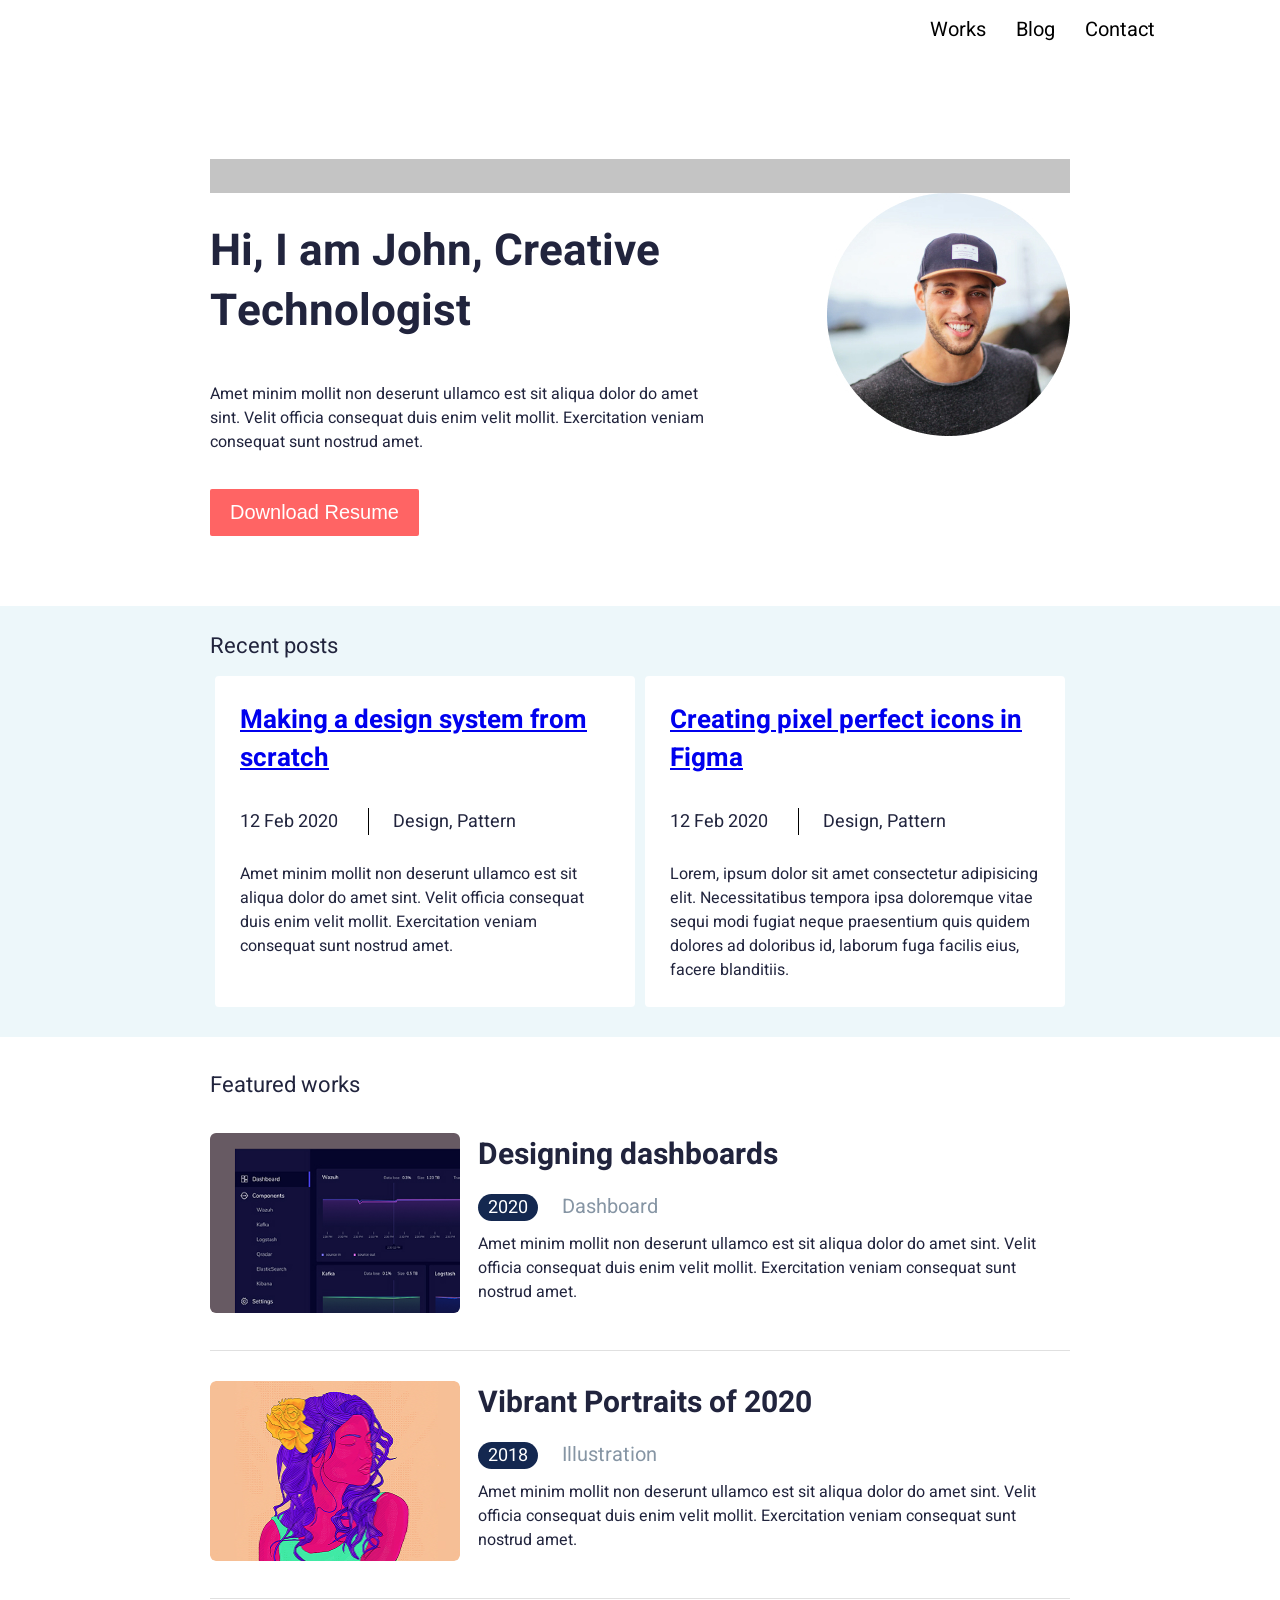
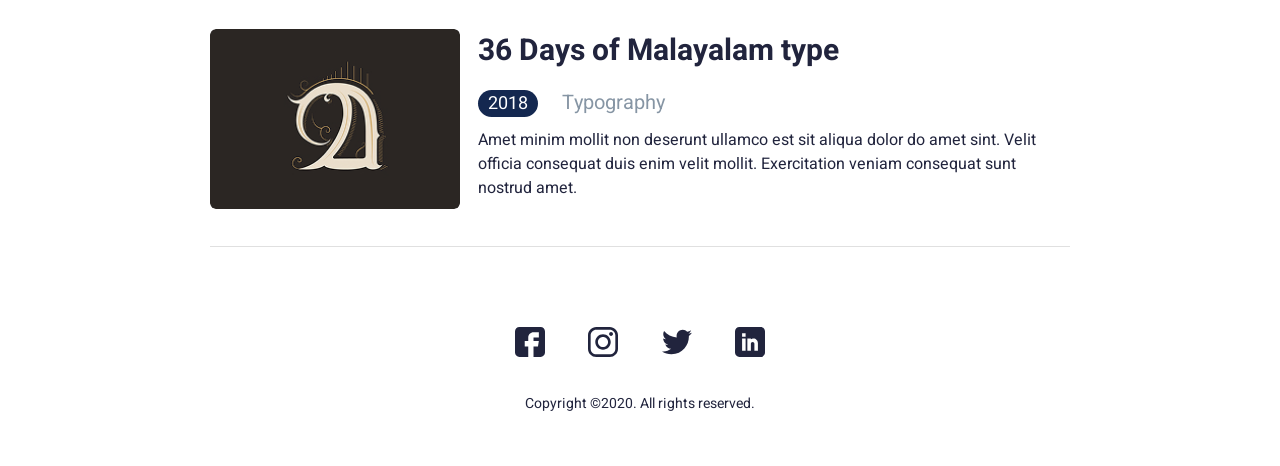
<file: index.html>
<!doctype html>
<html lang="en">
  <head>
    <meta charset="UTF-8" />
    <meta name="viewport" content="width=device-width, initial-scale=1.0" />
    <title>Main page</title>
    <link rel="preconnect" href="https://fonts.googleapis.com" />
    <link rel="preconnect" href="https://fonts.gstatic.com" crossorigin />
    <link
      href="https://fonts.googleapis.com/css2?family=Heebo:wght@100..900&display=swap"
      rel="stylesheet"
    />
    <link rel="stylesheet" href="style.css" />
  </head>
  <body>
    <header>
      <nav class="menu">
        <button class="burger"></button>
        <a href="works.html">Works</a>
        <a href="blog.html">Blog</a>
        <a href="#">Contact</a>
      </nav>
      <div class="container about-user">
        <div>
          <h1>Hi, I am John, Creative Technologist</h1>
          <p>
            Amet minim mollit non deserunt ullamco est sit aliqua dolor do amet
            sint. Velit officia consequat duis enim velit mollit. Exercitation
            veniam consequat sunt nostrud amet.
          </p>
          <button class="btn">Download Resume</button>
        </div>
        <img src="images/avatar.jpg" alt="My photo" />
      </div>
    </header>
    <section class="section-posts">
      <div class="container">
        <h2>Recent posts</h2>
        <div class="blocks-posts">
          <div class="post">
            <h4><a href="#">Making a design system from scratch</a></h4>
            <span class="date">12 Feb 2020</span>
            <span class="topic">Design, Pattern</span>
            <p>
              Amet minim mollit non deserunt ullamco est sit aliqua dolor do
              amet sint. Velit officia consequat duis enim velit mollit.
              Exercitation veniam consequat sunt nostrud amet.
            </p>
          </div>

          <!-- post -->
          <div class="post">
            <h4><a href="#">Creating pixel perfect icons in Figma</a></h4>
            <span class="date">12 Feb 2020</span>
            <span class="topic">Design, Pattern</span>
            <p>
              Lorem, ipsum dolor sit amet consectetur adipisicing elit.
              Necessitatibus tempora ipsa doloremque vitae sequi modi fugiat
              neque praesentium quis quidem dolores ad doloribus id, laborum
              fuga facilis eius, facere blanditiis.
            </p>
          </div>
        </div>
        <!-- block post -->
      </div>
      <!-- container -->
    </section>
    <section>
      <div class="container">
        <h2>Featured works</h2>
        <div class="featured-works">
          <div class="work">
            <a href="/works-pages/article-page.html">
              <img src="images/1.jpg" alt="image"
            /></a>
            <div class="description">
              <h3>
                <a href="/works-pages/article-page.html"
                  >Designing dashboards</a
                >
              </h3>
              <span class="badge">2020</span>
              <span class="topic">Dashboard</span>
              <p>
                Amet minim mollit non deserunt ullamco est sit aliqua dolor do
                amet sint. Velit officia consequat duis enim velit mollit.
                Exercitation veniam consequat sunt nostrud amet.
              </p>
            </div>
            <!-- description -->
          </div>
          <!-- work -->
          <div class="work">
            <a href="works-pages/article-page1.html">
              <img src="images/3.jpg" alt="image"
            /></a>
            <div class="description">
              <h3>
                <a href="/works-pages/article-page1.html"
                  >Vibrant Portraits of 2020</a
                >
              </h3>
              <span class="badge">2018</span>
              <span class="topic">Illustration</span>
              <p>
                Amet minim mollit non deserunt ullamco est sit aliqua dolor do
                amet sint. Velit officia consequat duis enim velit mollit.
                Exercitation veniam consequat sunt nostrud amet.
              </p>
            </div>
            <!-- description -->
          </div>
          <!-- work -->
          <div class="work">
            <a href="works-pages/article-page2.html">
              <img src="images/2.jpg" alt="image"
            /></a>
            <div class="description">
              <h3>
                <a href="/works-pages/article-page2.html"
                  >36 Days of Malayalam type</a
                >
              </h3>
              <span class="badge">2018</span>
              <span class="topic">Typography</span>
              <p>
                Amet minim mollit non deserunt ullamco est sit aliqua dolor do
                amet sint. Velit officia consequat duis enim velit mollit.
                Exercitation veniam consequat sunt nostrud amet.
              </p>
            </div>
            <!-- description -->
          </div>
          <!-- work -->
        </div>
        <!-- featured works -->
      </div>
      <!-- container -->
    </section>
    <footer>
      <div class="socials">
        <a href="https://www.facebook.com" class="icon fb"></a>
        <a href="https://www.instagram.com" class="icon inst"></a>
        <a href="https://x.com" class="icon tw"></a>
        <a href="https://www.linkedin.com" class="icon lin"></a>
      </div>
      <p>Copyright ©2020. All rights reserved.</p>
    </footer>
  </body>
</html>
</file>
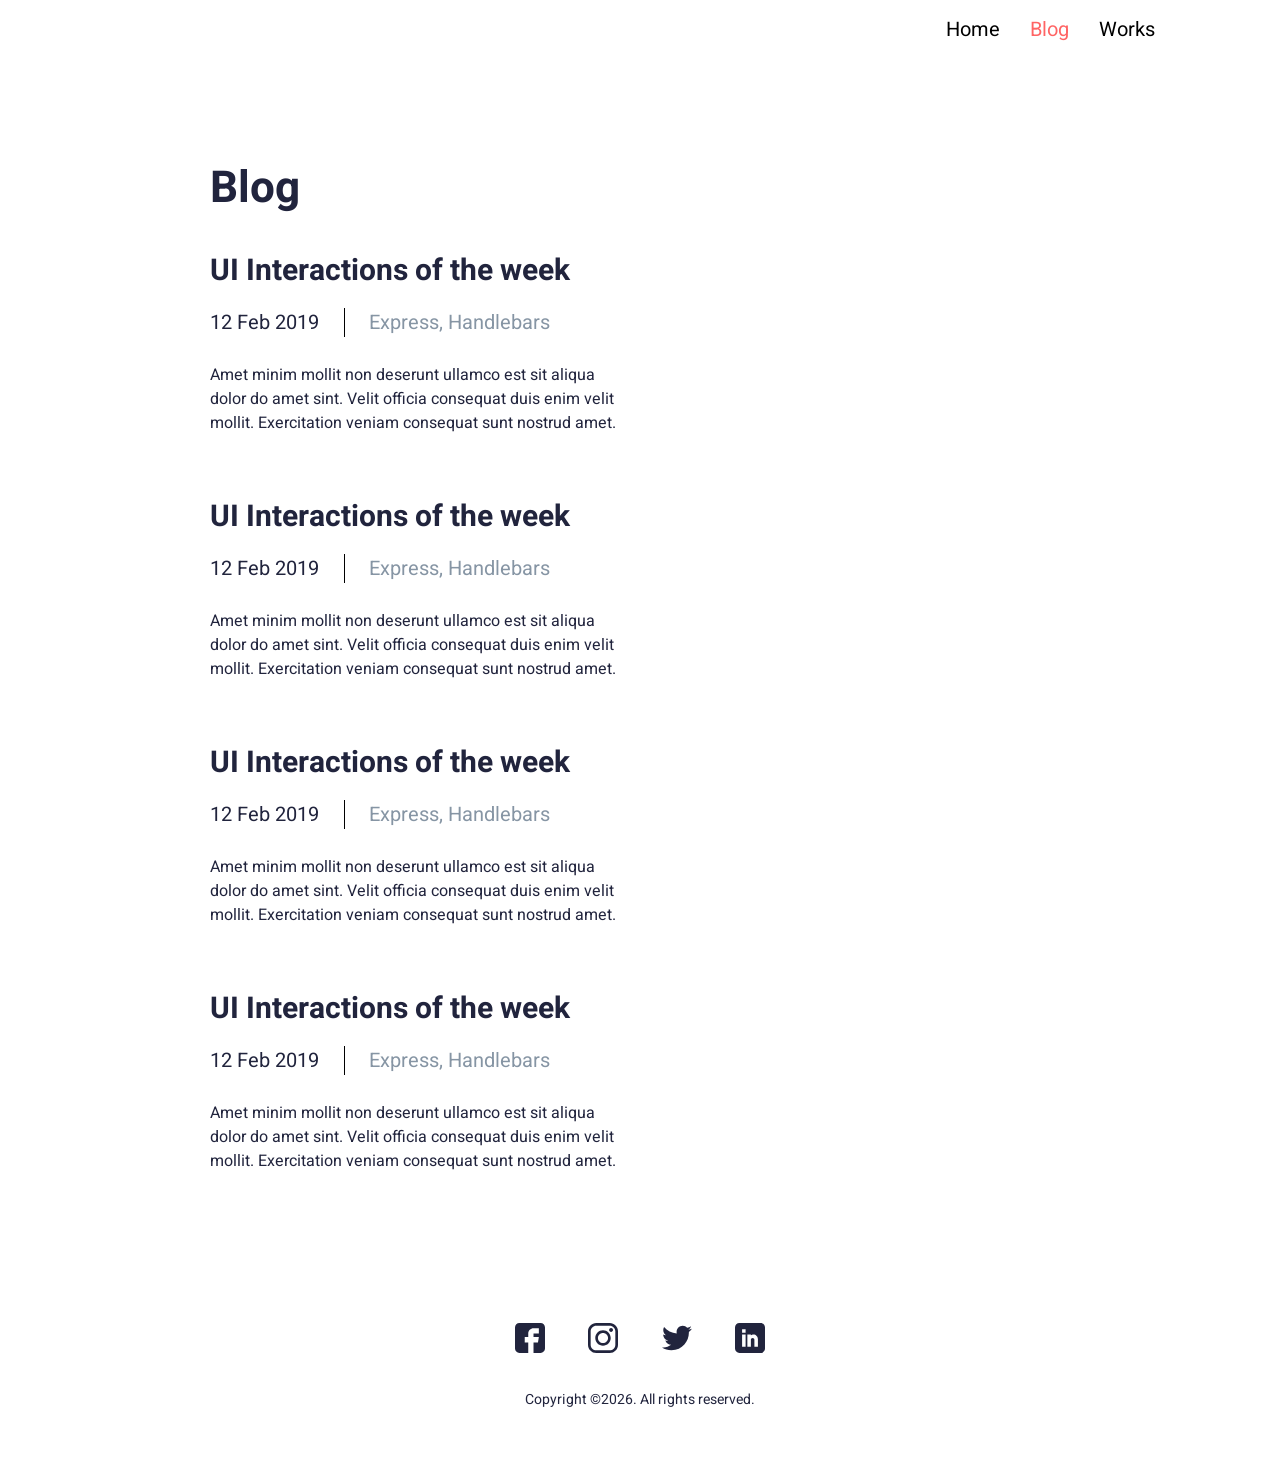
<file: blog.html>
<!doctype html>
<html lang="en">
  <head>
    <meta charset="UTF-8" />
    <meta name="viewport" content="width=device-width, initial-scale=1.0" />
    <title>Blog</title>
    <link rel="preconnect" href="https://fonts.googleapis.com" />
    <link rel="preconnect" href="https://fonts.gstatic.com" crossorigin />
    <link
      href="https://fonts.googleapis.com/css2?family=Heebo:wght@100..900&display=swap"
      rel="stylesheet"
    />
    <link rel="stylesheet" href="style.css" />
  </head>
  <body>
    <header>
      <nav class="menu">
        <button class="burger"></button>
        <a href="/">Home</a>
        <a href="/blog.html" class="active">Blog</a>
        <a href="/works.html">Works</a>
      </nav>

      <div class="container">
        <h1>Blog</h1>
        <div class="posts-container">
          <div class="post">
            <h3><a href="#">UI Interactions of the week</a></h3>
            <span class="date">12 Feb 2019</span>
            <span class="topic">Express, Handlebars</span>
            <p>
              Amet minim mollit non deserunt ullamco est sit aliqua dolor do
              amet sint. Velit officia consequat duis enim velit mollit.
              Exercitation veniam consequat sunt nostrud amet.
            </p>
          </div>
          <div class="post">
            <h3><a href="#">UI Interactions of the week</a></h3>
            <span class="date">12 Feb 2019</span>
            <span class="topic">Express, Handlebars</span>
            <p>
              Amet minim mollit non deserunt ullamco est sit aliqua dolor do
              amet sint. Velit officia consequat duis enim velit mollit.
              Exercitation veniam consequat sunt nostrud amet.
            </p>
          </div>
          <div class="post">
            <h3><a href="#">UI Interactions of the week</a></h3>
            <span class="date">12 Feb 2019</span>
            <span class="topic">Express, Handlebars</span>
            <p>
              Amet minim mollit non deserunt ullamco est sit aliqua dolor do
              amet sint. Velit officia consequat duis enim velit mollit.
              Exercitation veniam consequat sunt nostrud amet.
            </p>
          </div>
          <div class="post">
            <h3><a href="#">UI Interactions of the week</a></h3>
            <span class="date">12 Feb 2019</span>
            <span class="topic">Express, Handlebars</span>
            <p>
              Amet minim mollit non deserunt ullamco est sit aliqua dolor do
              amet sint. Velit officia consequat duis enim velit mollit.
              Exercitation veniam consequat sunt nostrud amet.
            </p>
          </div>
          <!-- post -->
        </div>
        <!-- post container -->
      </div>
      <!-- main container -->
    </header>
    <footer>
      <div class="socials">
        <a href="https://www.facebook.com" class="icon fb"></a>
        <a href="https://www.instagram.com" class="icon inst"></a>
        <a href="https://x.com" class="icon tw"></a>
        <a href="https://www.linkedin.com" class="icon lin"></a>
      </div>
      <p>Copyright ©2026. All rights reserved.</p>
    </footer>
  </body>
</html>
</file>
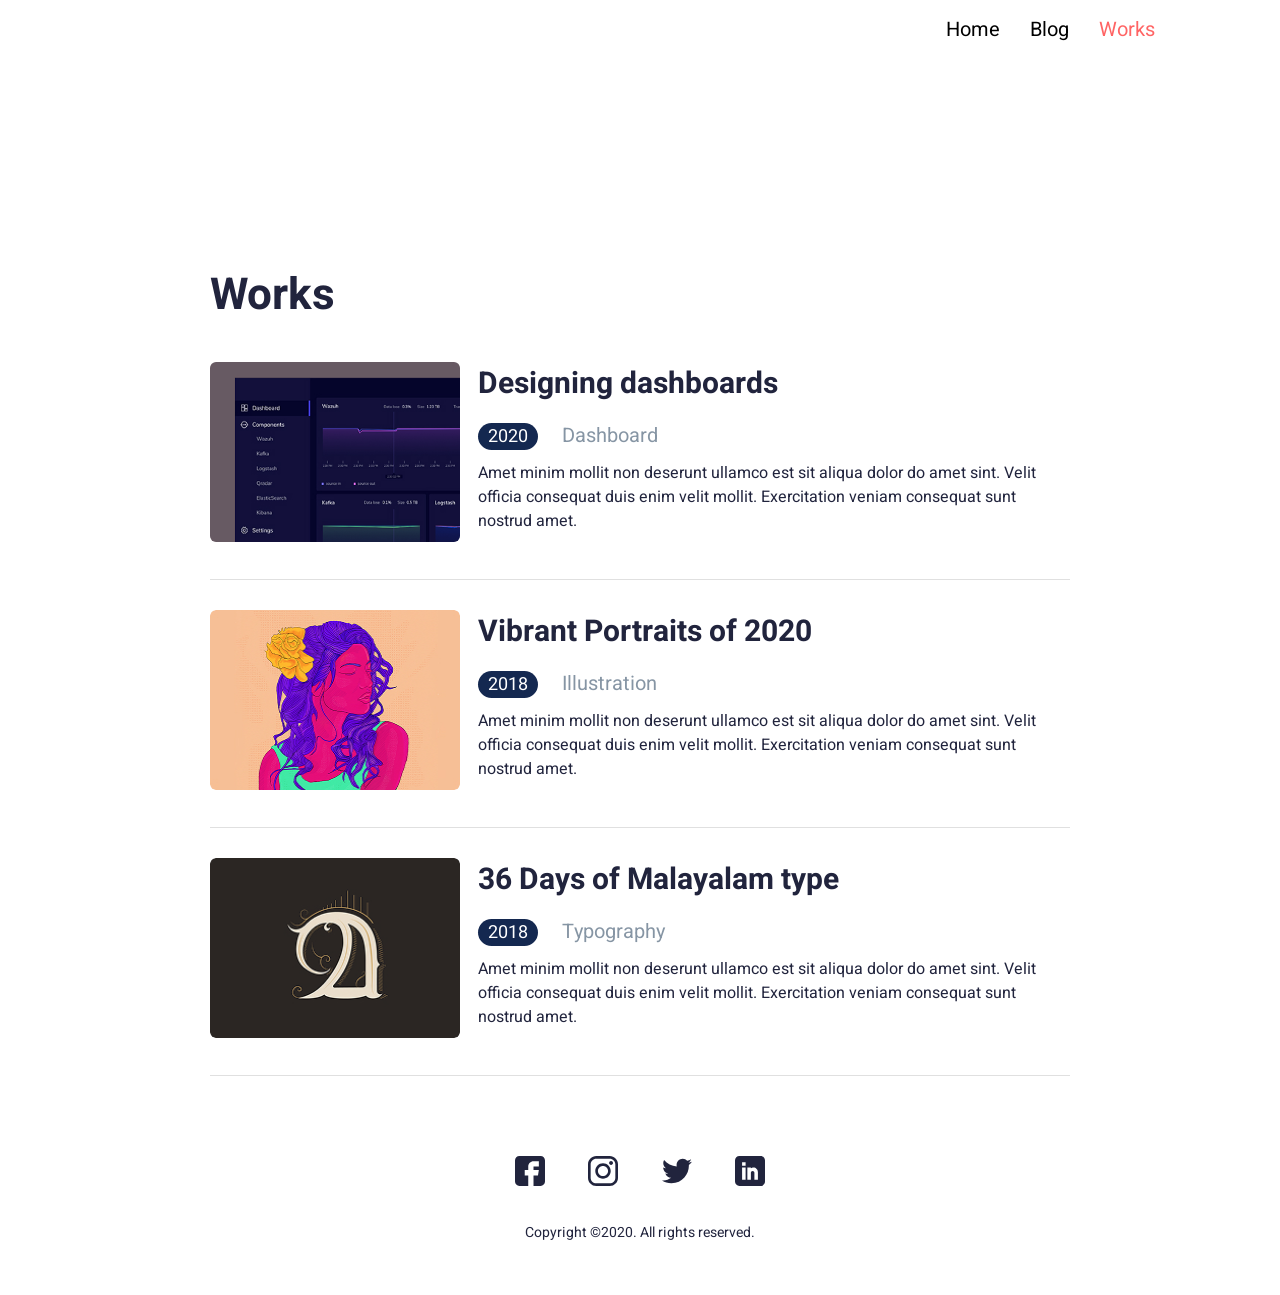
<file: works.html>
<!doctype html>
<html lang="en">
  <head>
    <meta charset="UTF-8" />
    <meta name="viewport" content="width=device-width, initial-scale=1.0" />
    <title>Main page</title>
    <link rel="preconnect" href="https://fonts.googleapis.com" />
    <link rel="preconnect" href="https://fonts.gstatic.com" crossorigin />
    <link
      href="https://fonts.googleapis.com/css2?family=Heebo:wght@100..900&display=swap"
      rel="stylesheet"
    />
    <link rel="stylesheet" href="style.css" />
  </head>
  <body>
    <header>
      <nav class="menu">
        <button class="burger"></button>
        <a href="/">Home</a>
        <a href="blog.html">Blog</a>
        <a href="/works.html" class="active">Works</a>
      </nav>
    </header>
    <section class="works-page">
      <div class="container">
        <h1>Works</h1>
        <div class="featured-works">
          <div class="work">
            <a href="/works-pages/article-page.html">
              <img src="images/1.jpg" alt="image"
            /></a>
            <div class="description">
              <h3>
                <a href="/works-pages/article-page.html"
                  >Designing dashboards</a
                >
              </h3>
              <span class="badge">2020</span>
              <span class="topic">Dashboard</span>
              <p>
                Amet minim mollit non deserunt ullamco est sit aliqua dolor do
                amet sint. Velit officia consequat duis enim velit mollit.
                Exercitation veniam consequat sunt nostrud amet.
              </p>
            </div>
            <!-- description -->
          </div>
          <!-- work -->
          <div class="work">
            <a href="/works-pages/article-page1.html">
              <img src="images/3.jpg" alt="image"
            /></a>
            <div class="description">
              <h3>
                <a href="/works-pages/article-page1.html"
                  >Vibrant Portraits of 2020</a
                >
              </h3>
              <span class="badge">2018</span>
              <span class="topic">Illustration</span>
              <p>
                Amet minim mollit non deserunt ullamco est sit aliqua dolor do
                amet sint. Velit officia consequat duis enim velit mollit.
                Exercitation veniam consequat sunt nostrud amet.
              </p>
            </div>
            <!-- description -->
          </div>
          <!-- work -->
          <div class="work">
            <a href="/works-pages/article-page2.html">
              <img src="images/2.jpg" alt="image"
            /></a>
            <div class="description">
              <h3>
                <a href="/works-pages/article-page2.html"
                  >36 Days of Malayalam type</a
                >
              </h3>
              <span class="badge">2018</span>
              <span class="topic">Typography</span>
              <p>
                Amet minim mollit non deserunt ullamco est sit aliqua dolor do
                amet sint. Velit officia consequat duis enim velit mollit.
                Exercitation veniam consequat sunt nostrud amet.
              </p>
            </div>
            <!-- description -->
          </div>
          <!-- work -->
        </div>
        <!-- featured works -->
      </div>
      <!-- container -->
    </section>
    <footer>
      <div class="socials">
        <a href="https://www.facebook.com" class="icon fb"></a>
        <a href="https://www.instagram.com" class="icon inst"></a>
        <a href="https://x.com" class="icon tw"></a>
        <a href="https://www.linkedin.com" class="icon lin"></a>
      </div>
      <p>Copyright ©2020. All rights reserved.</p>
    </footer>
  </body>
</html>
</file>
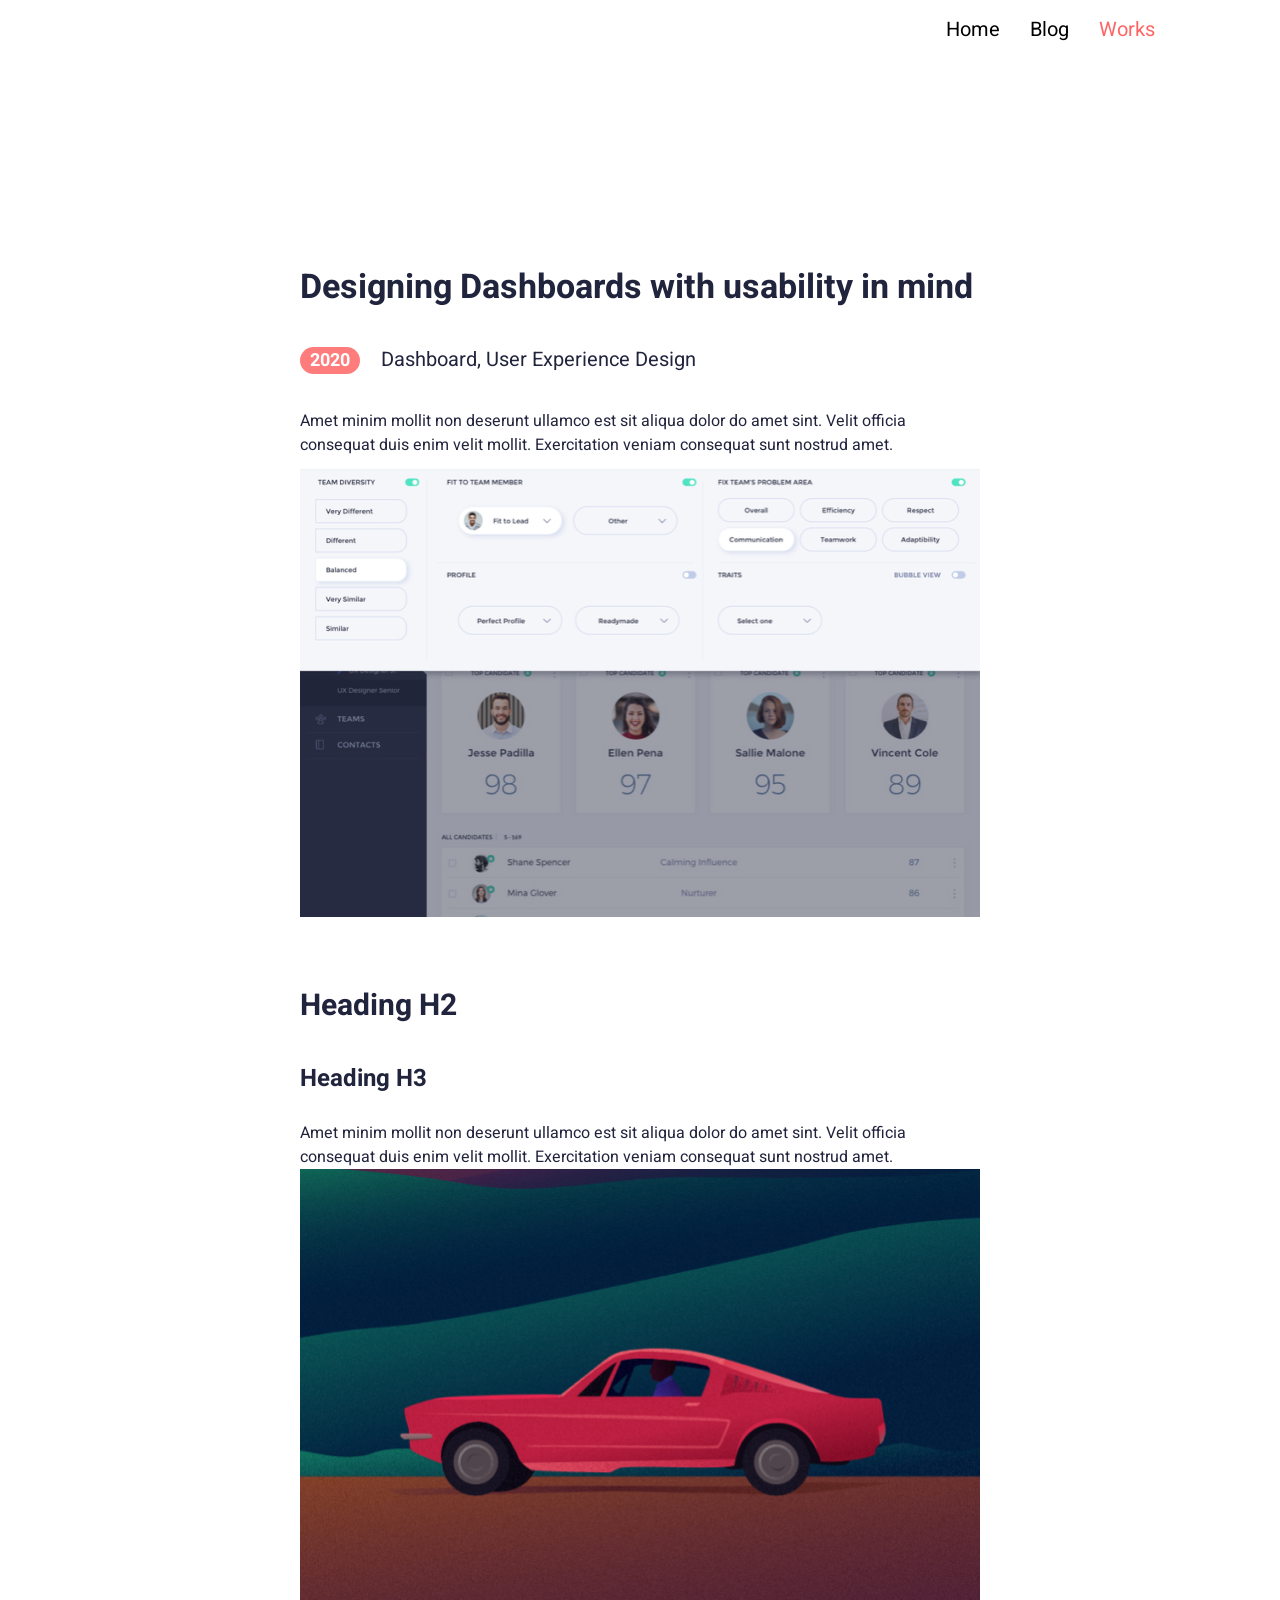
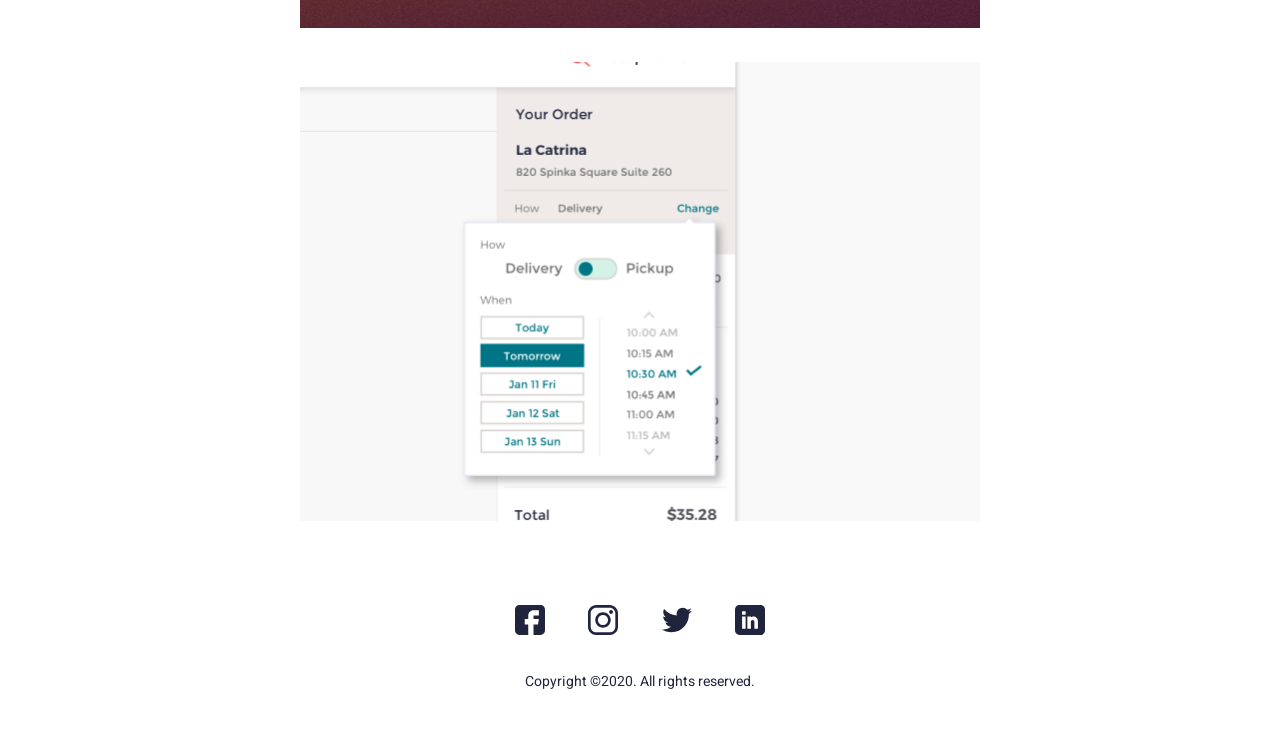
<file: works-pages/article-page.html>
<!doctype html>
<html lang="en">
  <head>
    <meta charset="UTF-8" />
    <meta name="viewport" content="width=device-width, initial-scale=1.0" />
    <title>Main page</title>
    <link rel="preconnect" href="https://fonts.googleapis.com" />
    <link rel="preconnect" href="https://fonts.gstatic.com" crossorigin />
    <link
      href="https://fonts.googleapis.com/css2?family=Heebo:wght@100..900&display=swap"
      rel="stylesheet"
    />
    <link rel="stylesheet" href="../style.css" />
  </head>
  <body>
    <header>
      <nav class="menu">
        <button class="burger"></button>
        <a href="/">Home</a>
        <a href="blog.html">Blog</a>
        <a href="/works.html" class="active">Works</a>
      </nav>
    </header>
    <section class="article-page">
      <div class="container">
        <h1>Designing Dashboards with usability in mind</h1>
        <span class="article-badge">2020</span>
        <span class="article-topic">Dashboard, User Experience Design</span>
        <p>
          Amet minim mollit non deserunt ullamco est sit aliqua dolor do amet
          sint. Velit officia consequat duis enim velit mollit. Exercitation
          veniam consequat sunt nostrud amet.
        </p>
        <img src="../images/article1.jpg" alt="image" />
        <h2>Heading H2</h2>
        <h3>Heading H3</h3>
        <p>
          Amet minim mollit non deserunt ullamco est sit aliqua dolor do amet
          sint. Velit officia consequat duis enim velit mollit. Exercitation
          veniam consequat sunt nostrud amet.
        </p>
        <img src="../images/article2.jpg" alt="image" />
        <img src="../images/article3.jpg" alt="image" />
      </div>
      <!-- container -->
    </section>
    <footer>
      <div class="socials">
        <a href="https://www.facebook.com" class="icon fb"></a>
        <a href="https://www.instagram.com" class="icon inst"></a>
        <a href="https://x.com" class="icon tw"></a>
        <a href="https://www.linkedin.com" class="icon lin"></a>
      </div>
      <p>Copyright ©2020. All rights reserved.</p>
    </footer>
  </body>
</html>
</file>
<file: style.css>
* {
  box-sizing: border-box;
}
body {
  margin: 0;
  font-family: "Heebo", sans-serif;
  color: #21243d;
}

.container {
  max-width: 860px;
  margin: 0 auto;
}

h1 {
  font-weight: 700;
  font-size: 44px;
  line-height: 60px;
}

h2 {
  font-size: 22px;
  line-height: 60px;
  font-weight: 400;
}
h3 {
  font-size: 30px;
  margin-bottom: 15px;
}

h3 a {
  text-decoration: none;
  color: #21243d;
}

p {
  font-weight: 400;
  font-size: 16px;
  line-height: 24px;
  margin: 0;
}

.active {
  color: #ff6464 !important;
}
/*COMMON STYLES END */

/* HEADER STYLES START */
header {
  padding-bottom: 70px;
}
.menu {
  display: flex;
  justify-content: flex-end;
  max-width: 1150px;
  margin: 0 auto;
  padding: 0 45px;
  margin-bottom: 100px;
}

.menu a {
  padding: 15px;
  font-size: 20px;
  text-decoration: none;
  color: #000;
}

.about-user {
  display: flex;
  justify-content: space-between;
  border-top: 34px solid #c4c4c4;
}

.about-user div {
  width: 500px;
}
.about-user img {
  width: 243px;
  height: 243px;
}

.btn {
  background: #ff6464;
  border-radius: 2px;
  border: none;
  color: #fff;
  font-size: 20px;
  padding: 12px 20px;
  margin-top: 35px;
}
.burger {
  width: 30px;
  height: 20px;
  margin-left: auto;
  display: none;
  border: none;
  background-image: url("images/menu.svg");
  background-color: transparent;
}

@media (max-width: 768px) {
  header {
    padding-bottom: 60px;
  }
  .about-user {
    flex-direction: column;
    align-items: center;
    border: none;
  }
  .about-user div {
    order: 1;
    text-align: center;
    width: auto;
  }

  .burger {
    display: block;
  }
  .about-user img {
    width: 180px;
    height: 180px;
    margin-bottom: 50px;
    box-shadow: -3px 10px 0 #edf7fa;
    border-radius: 50%;
  }
  .menu {
    padding-top: 20px;
  }
  .menu a {
    display: none;
  }

  h1 {
    font-size: 32px;
    line-height: 40px;
  }
  p {
    font-size: 16px;
    line-height: 24px;
  }
}
/* SECTION POSTS */
.section-posts {
  background: #edf7fa;
  padding-bottom: 15px;
  padding-top: 10px;
}
.section-posts h2 {
  margin: 0;
}

.blocks-posts {
  display: flex;
  justify-content: space-around;
  flex-wrap: wrap;
}
h4 {
  margin: 0;
  margin-bottom: 30px;
  font-size: 26px;
  line-height: 38px;
}
.blocks-posts .post {
  background-color: #fff;
  max-width: 420px;
  border-radius: 4px;
  padding: 25px;
  margin-bottom: 15px;
}

.blocks-posts span {
  font-size: 18px;
  color: #21243d;
  padding-right: 30px;
}

.post {
  width: 420px;
  border-radius: 4px;
}
@media (max-width: 768px) {
  h4 {
    font-size: 22px;
  }

  h4 a {
    color: #21243d;
    text-decoration: none;
  }

  .blocks-posts span {
    font-size: 16px;
  }
}
/* SECTION POST END */
/* BLOG PAGE */
p {
  padding-top: 10px;
}
.post {
  /* border-bottom: 1px solid gray; */
  padding-bottom: 30px;
}
.post p {
  margin-top: 15px;
}
.date {
  font-size: 20px;
  border-right: 1px solid #000;
  padding-right: 25px;
  line-height: 30px;
}
.topic {
  font-size: 20px;
  color: #8695a4;
  padding-left: 20px;
  line-height: 30px;
}

@media (max-width: 768px) {
  h3 {
    font-size: 26px;
  }
  .container {
    padding: 0 18px;
  }
  .date {
    font-size: 16px;
    padding-right: 15px;
  }
  .topic {
    font-size: 16px;
    padding-left: 15px;
  }
}

/* FEATURED WORKS */
.featured-works {
  /* border: 2px solid red; */
}
.work {
  /* border: 2px solid blue; */
  display: flex;
  padding-bottom: 30px;
  margin-bottom: 30px;
  border-bottom: 1px solid #e0e0e0;
}
.work img {
  border-radius: 6px;
  width: 250px;
  height: 180px;
  margin-right: 18px;
}

.work h3 {
  margin-top: 0;
}

.badge {
  background-color: #142850;
  color: white;
  font-size: 18px;
  border-radius: 16px;
  padding: 0px 10px;
}
work p {
  margin-top: 25px;
}

@media (max-width: 768px) {
  .featured-works {
    display: flex;
    flex-direction: column;
    align-items: center;
  }
  h2 {
    text-align: center;
  }
  .work {
    flex-direction: column;
    width: 345px;
  }
  .work img {
    width: 100%;
    margin: 10px 0px;
  }
  .works-page h3 {
    font-size: 24px;
  }
}

/* ARTICLE PAGE */
.article-page .container {
  max-width: 680px;
}

.article-page h1 {
  font-size: 34px;
  min-width: 500px;
}
.article-badge {
  background: #ff7c7c;
  color: white;
  font-size: 18px;
  font-weight: bold;
  border-radius: 16px;
  padding: 0px 10px;
  margin-right: 17px;
  margin-bottom: 25px;
  display: inline-block;
}

.article-topic {
  font-size: 20px;
}

.article-page img {
  width: 100%;
  margin-bottom: 27px;
}

.article-page h2 {
  font-size: 30px;
  font-weight: 700;
}

.article-page h3 {
  font-size: 24px;
}

@media (max-width: 768px) {
  .article-page h1 {
    font-size: 30px;
  }

  .article-topic {
    font-size: 18px;
  }

  .article-page h2 {
    font-size: 26px;
    text-align: left;
  }

  .article-page h3 {
    font-size: 20px;
  }
}

footer {
  text-align: center;
  padding: 50px 0;
}

footer p {
  font-size: 14px;
}

.socials {
  /* border: 2px solid #000; */
  width: 250px;
  margin: 0 auto;
  display: flex;
  justify-content: space-between;
}

.socials a {
  width: 30px;
  height: 30px;
  /* border: 1px solid green; */
  margin-bottom: 25px;
}

.icon {
  background-size: 100% 100%;
  background-repeat: no-repeat;
}
.fb {
  background-image: url("/images/socials-icons/fb.svg");
}

.inst {
  background-image: url("/images/socials-icons/insta.svg");
}

.tw {
  background-image: url("/images/socials-icons/twitter.svg");
}

.lin {
  background-image: url("/images/socials-icons/linkedin.svg");
}
</file>
